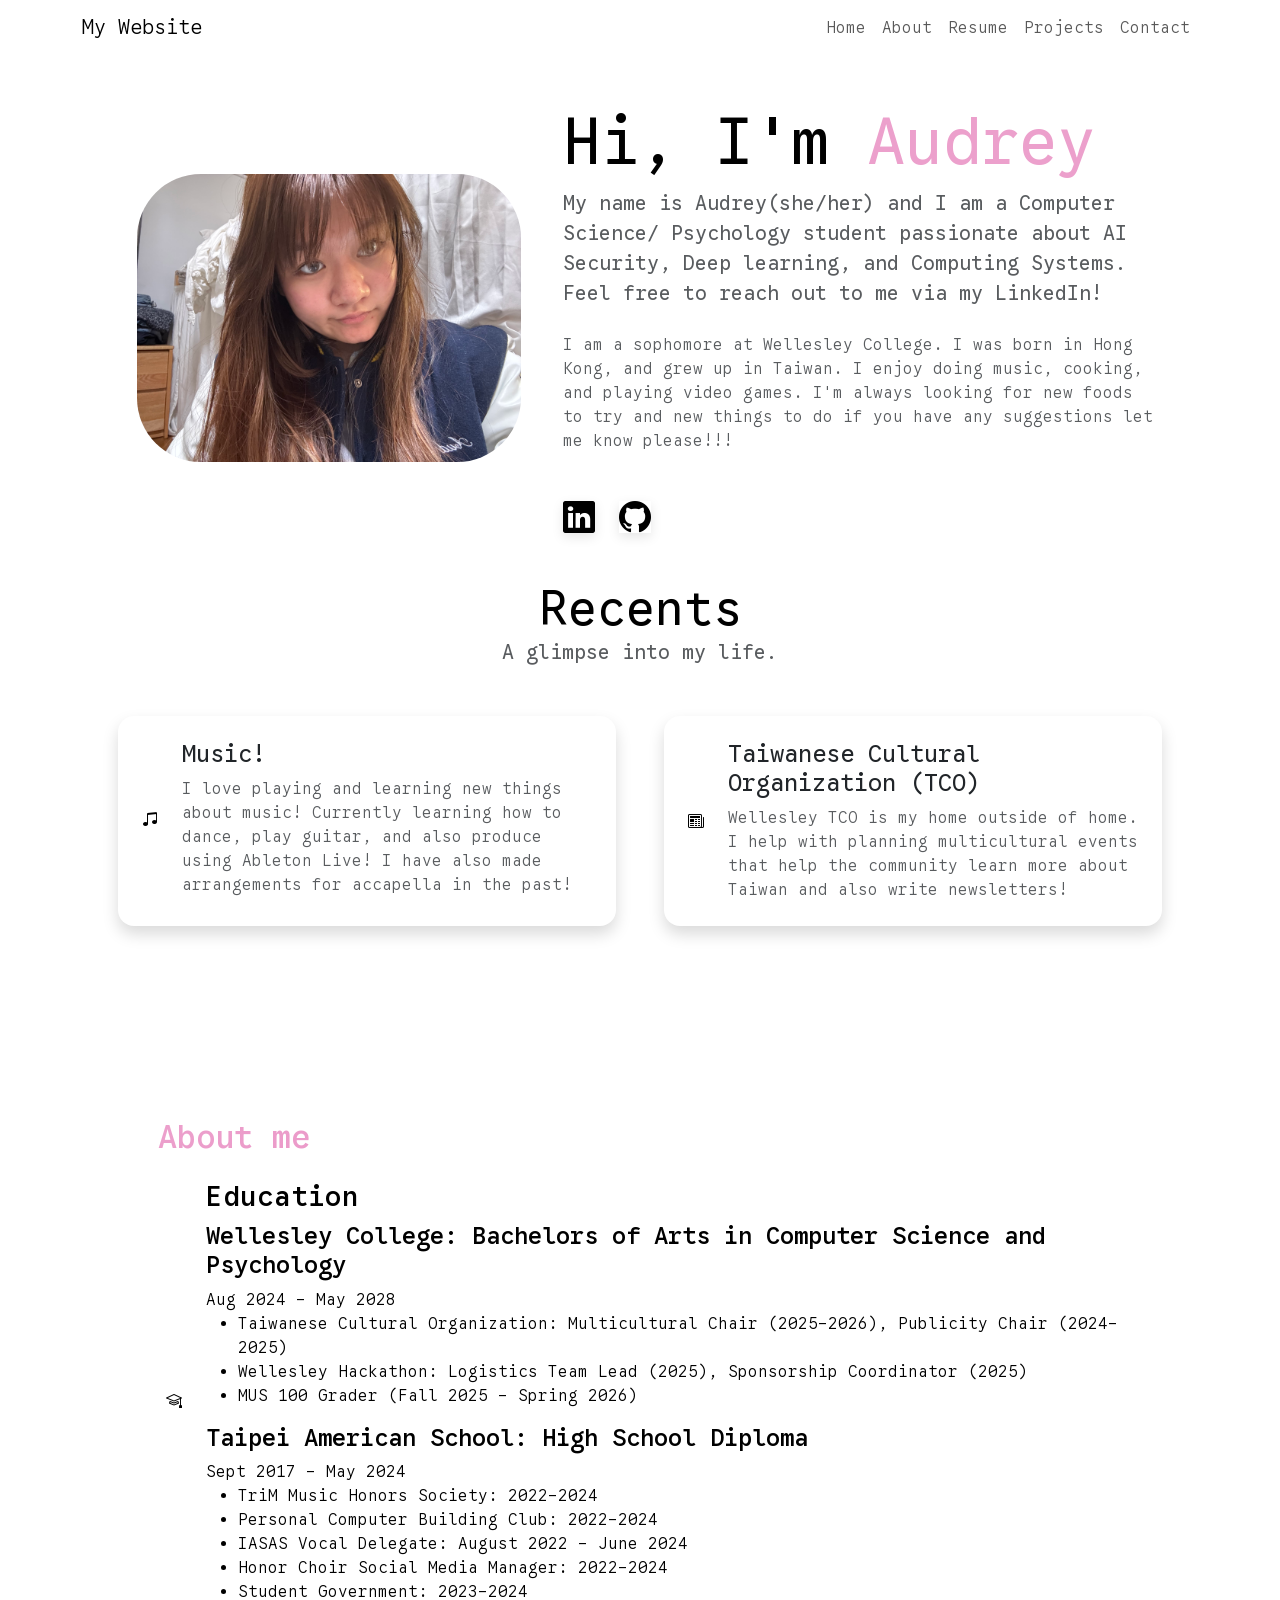
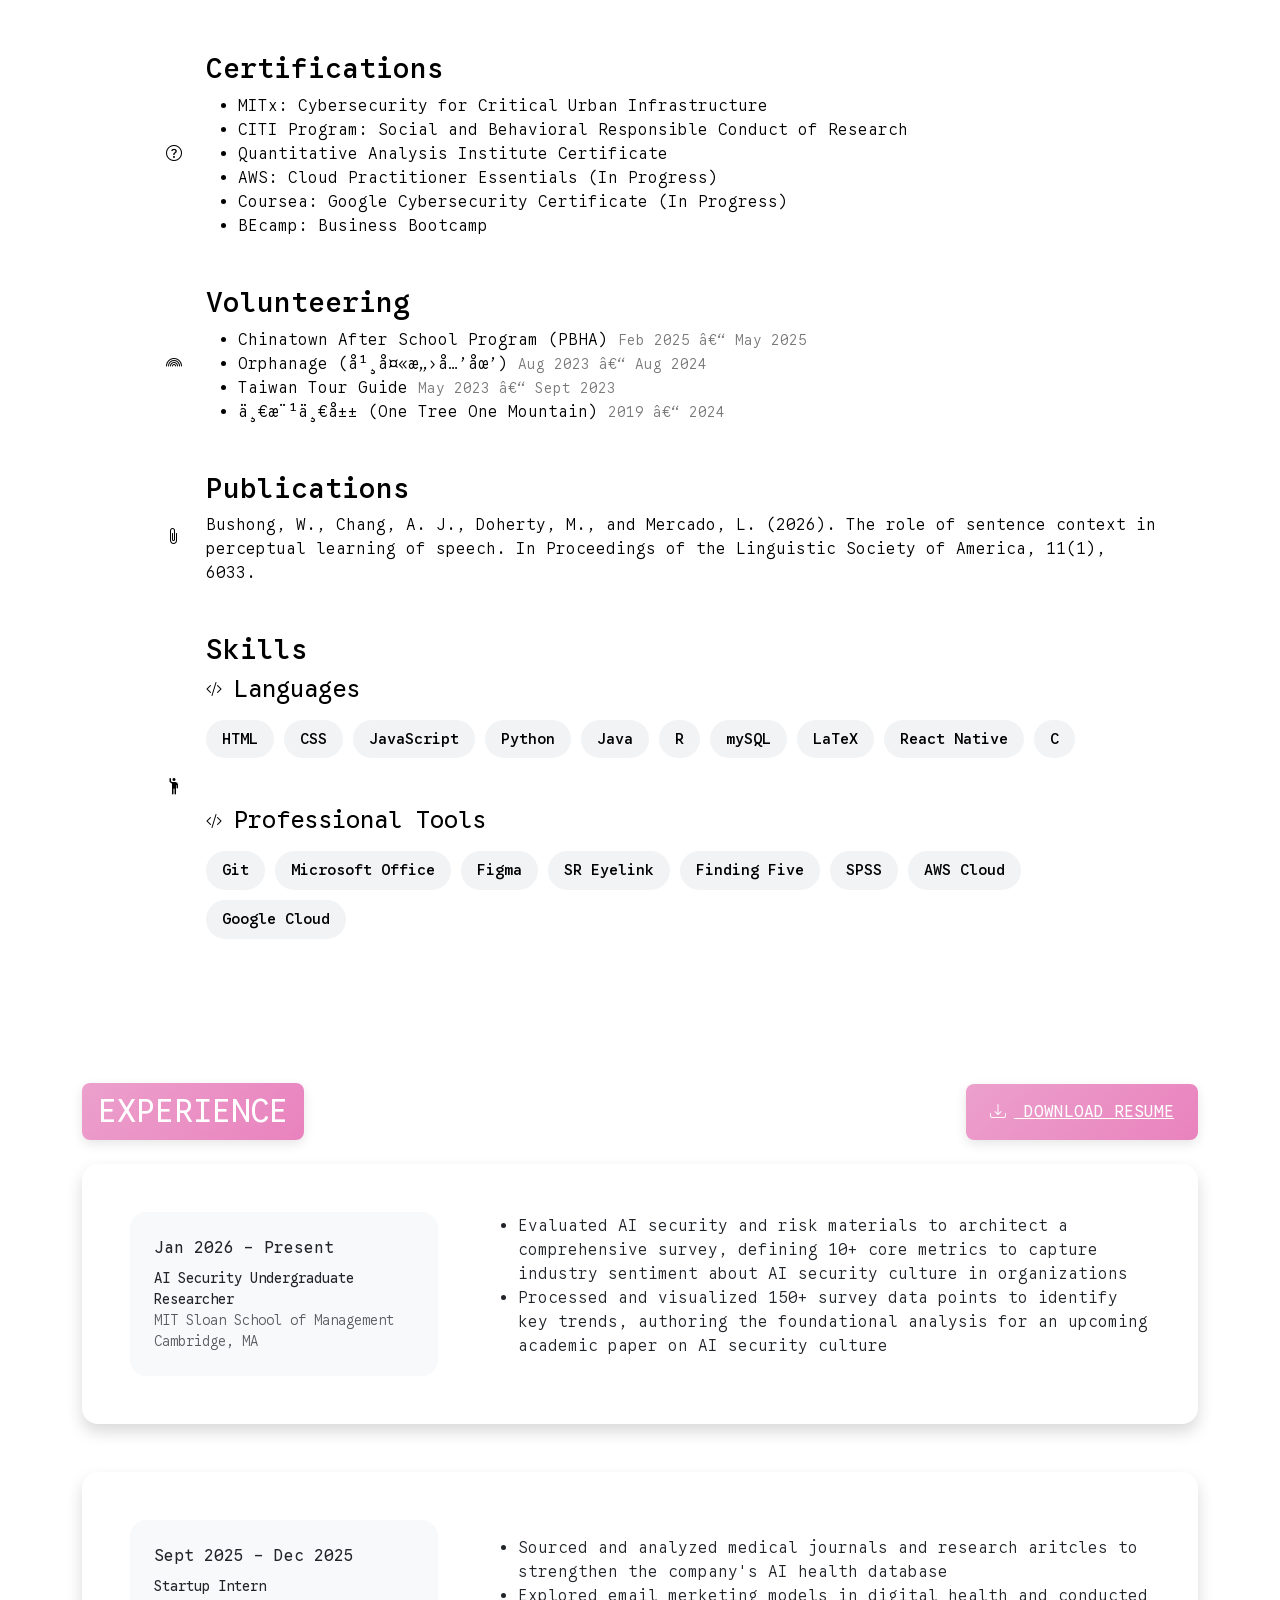
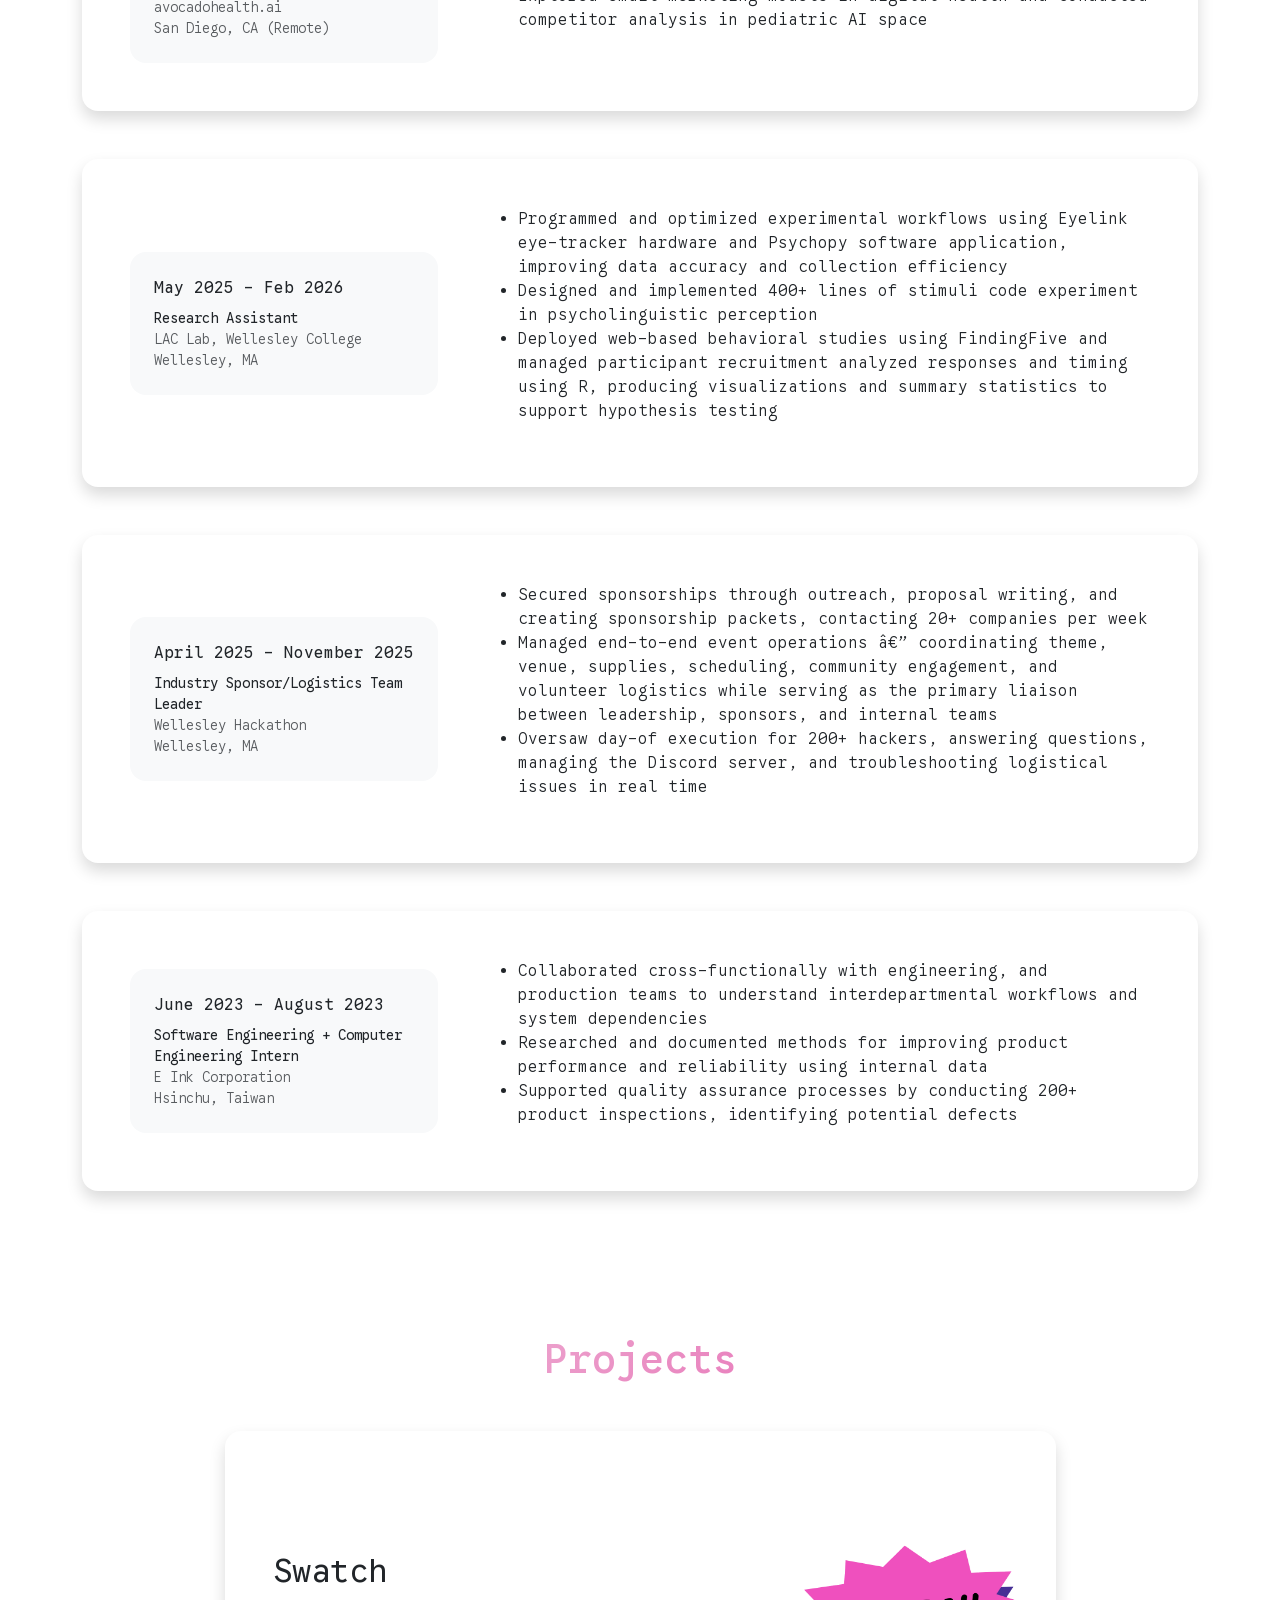
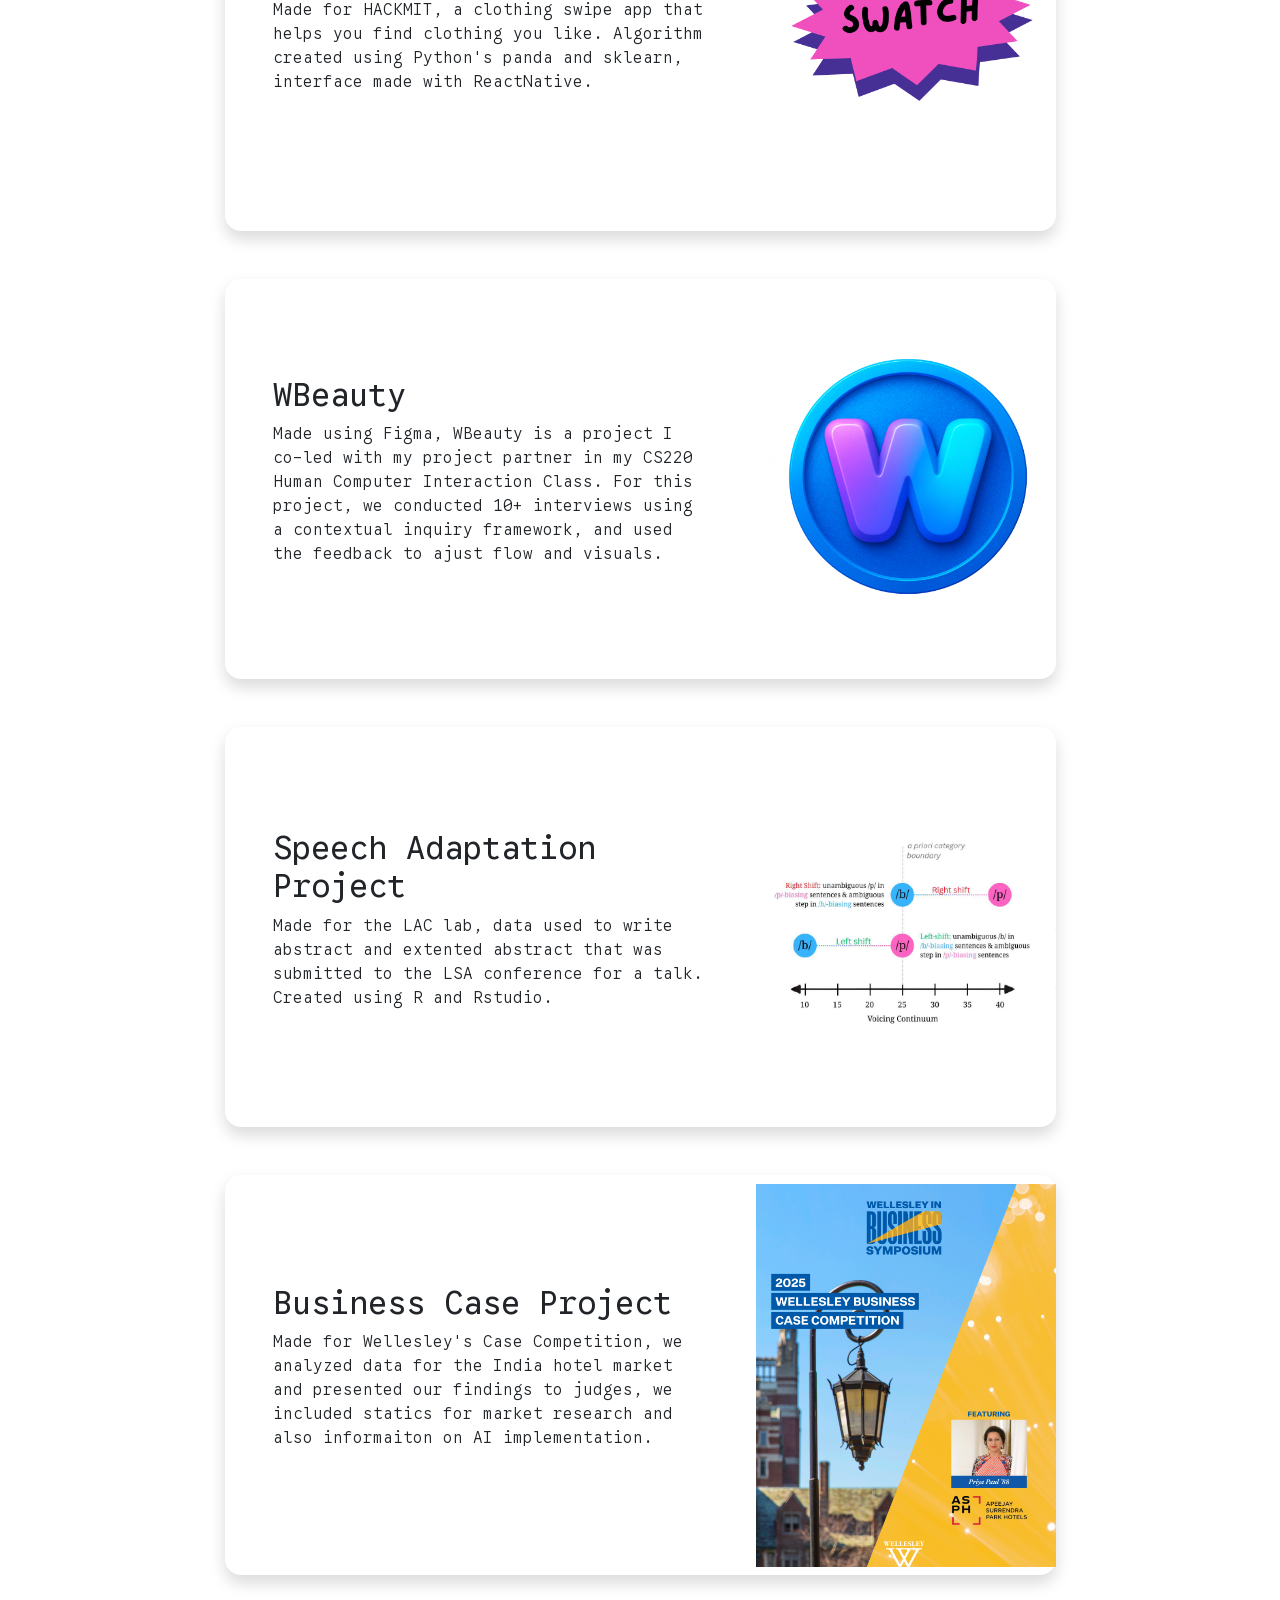
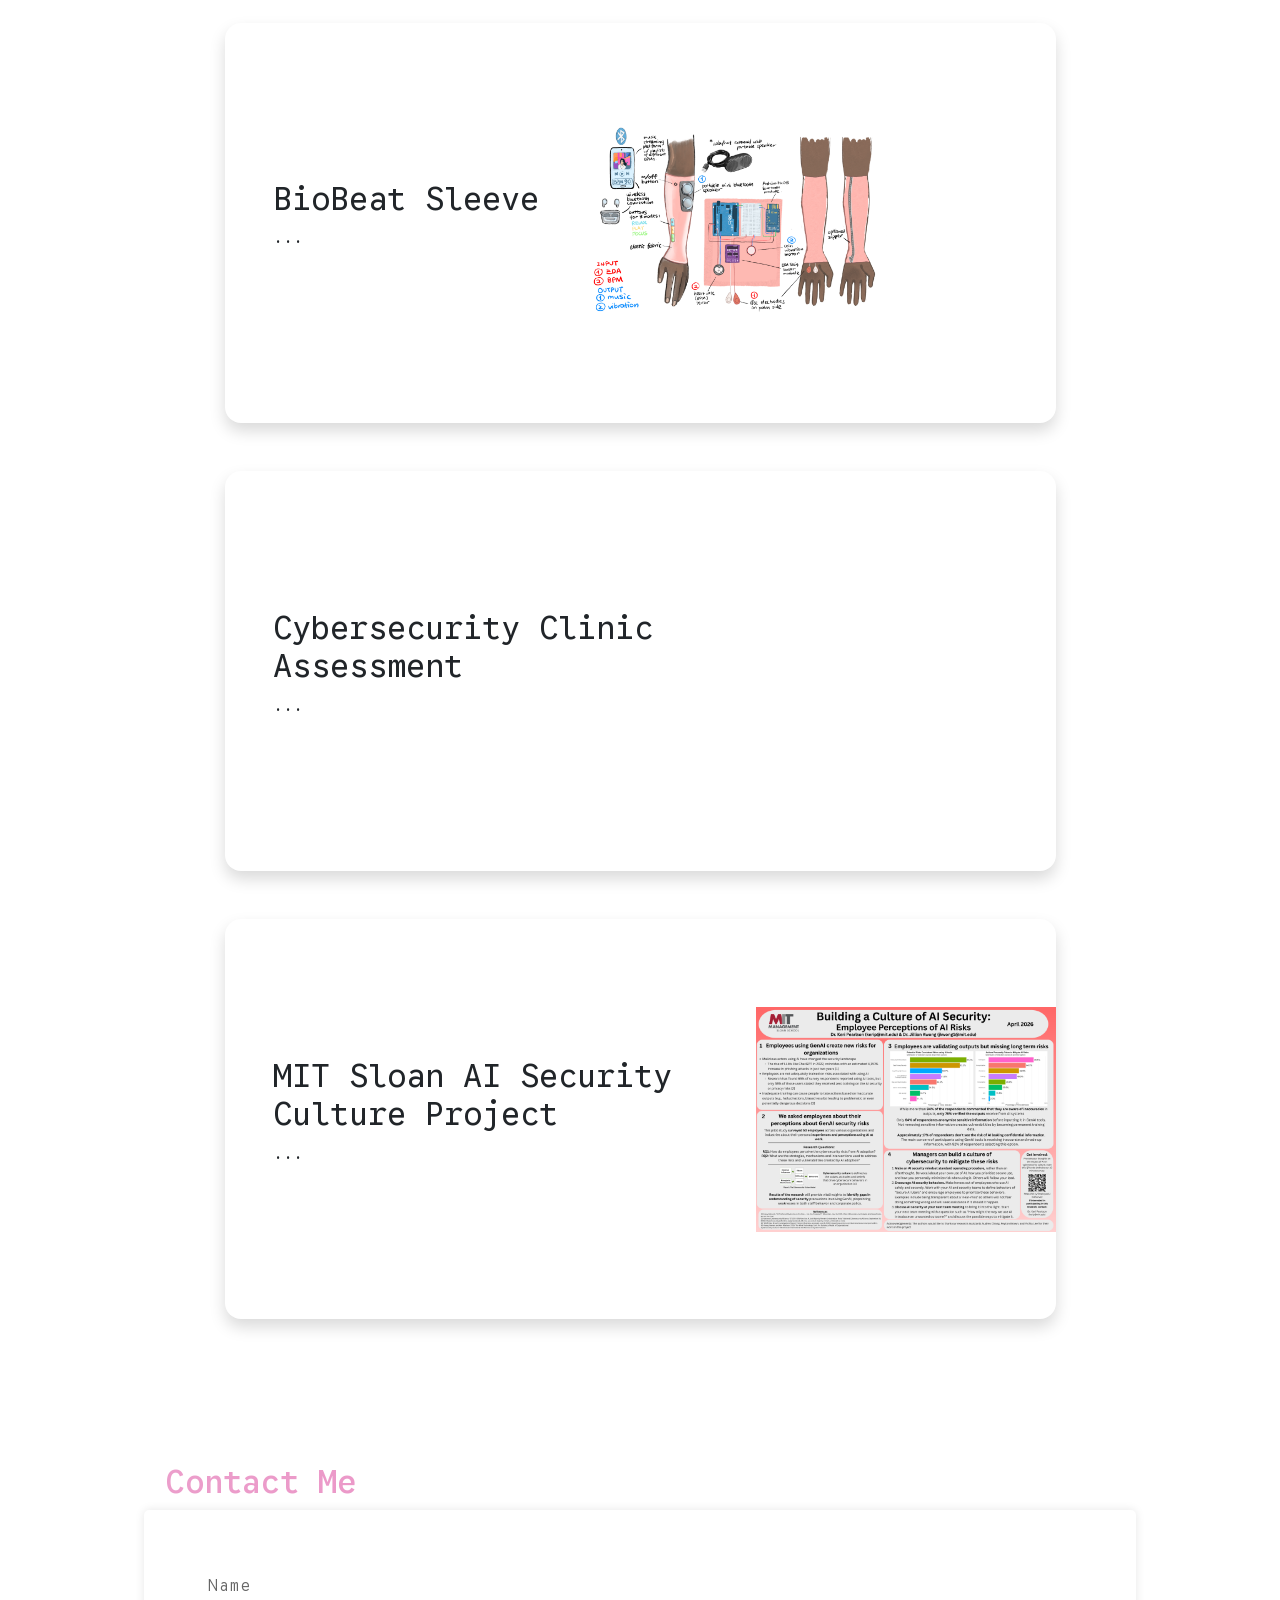
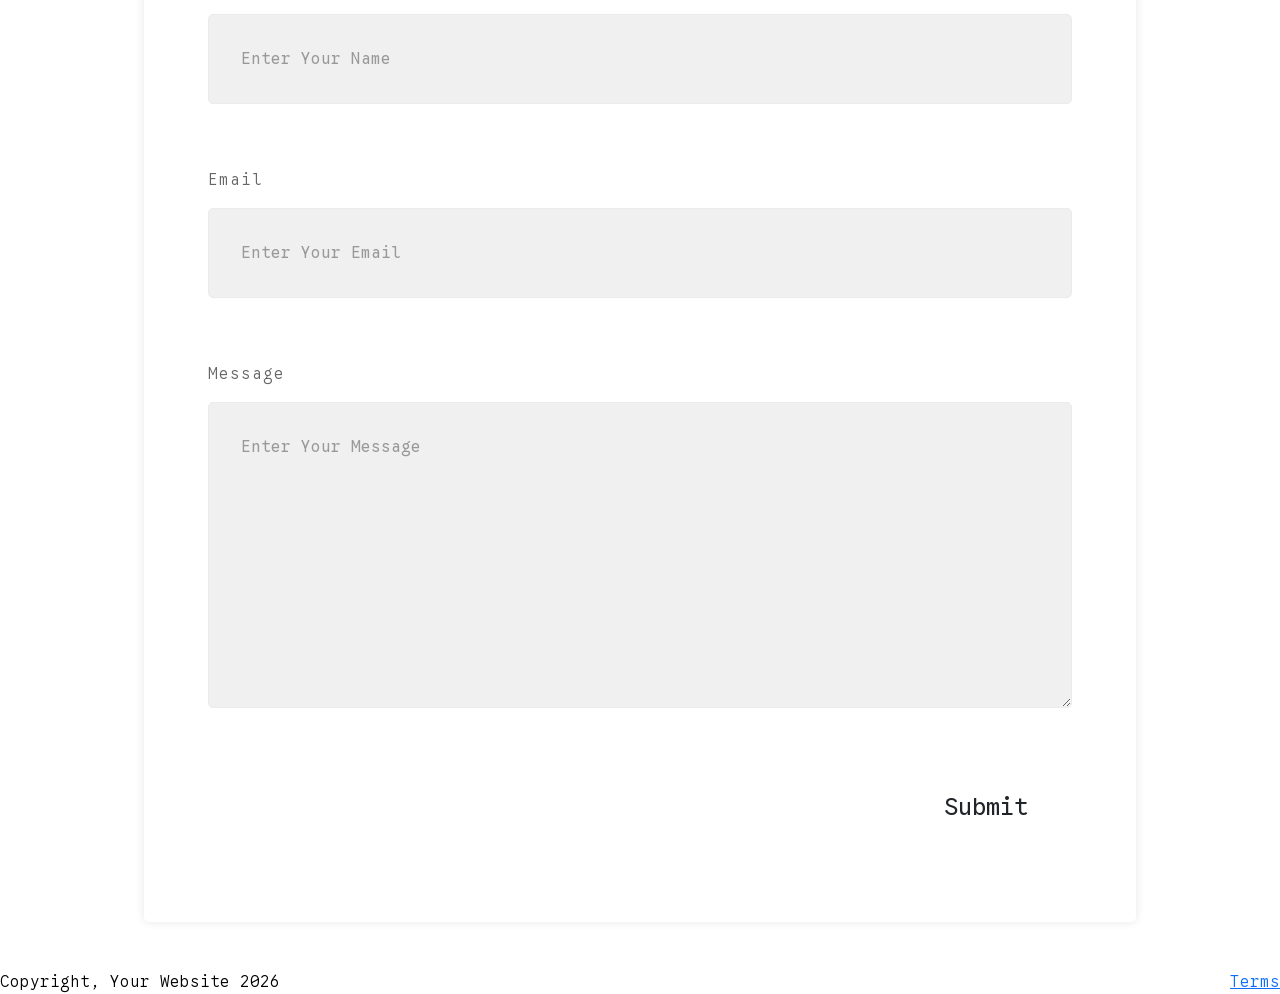
<file: index.html>
<html lang="en">
    <head>
        <title>Audrey Chang</title>

        <link rel="preconnect" href="https://fonts.gstatic.com" crossorigin>
        <link href="https://fonts.googleapis.com/css2?family=Google+Sans+Code:ital,wght@0,300..800;1,300..800&display=swap" rel="stylesheet">
        <link href="https://cdn.jsdelivr.net/npm/bootstrap@5.3.3/dist/css/bootstrap.min.css" rel="stylesheet" integrity="sha384-QWTKZyjpPEjISv5WaRU9OFeRpok6YctnYmDr5pNlyT2bRjXh0JMhjY6hW+ALEwIH" crossorigin="anonymous">
        <link href="https://cdn.jsdelivr.net/npm/bootstrap-icons@1.8.1/font/bootstrap-icons.css" rel="stylesheet" />
        <link href="styles.css" rel="stylesheet"/>
    </head>

    <body>
        <main>
            <!-- Navigation -->
            <nav class="navbar navbar-expand-lg navbar-light">
                <div class="container">
                    <a class="navbar-brand" href="index.html">My Website</a>
                    <button class="navbar-toggler" type="button" data-bs-toggle="collapse" data-bs-target="#navbarSupportedContent" aria-controls="navbarSupportedContent" aria-expanded="false" aria-label="Close"><span class="navbar-toggler-icon"></span></button>
                    <div class="collapse navbar-collapse" id="navbarSupportedContent">
                        <ul class="navbar-nav ms-auto mb-2 mb-lg-0">
                            <li class="nav-item"><a class="nav-link" href="./index.html">Home</a></li>
                            <li class="nav-item"><a class="nav-link" href="./index.html#about">About</a></li>
                            <li class="nav-item"><a class="nav-link" href="./index.html#resume">Resume</a></li>
                            <li class="nav-item"><a class="nav-link" href="./index.html#projects">Projects</a></li>
                            <li class="nav-item"><a class="nav-link" href="./index.html#contact">Contact</a></li>
                        </ul>
                    </div>
                </div>
            </nav>
        <!-- About me -->
        <section class="py-5">
                <div class="container px-5">
                    <div class="row align-items-center">
                        <div class="col-xl-5 mb-5 mb-xl-0">
                <div class="d-flex justify-content-center">
                    <div class="profile-image-container bg-gradient-primary-to-secondary d-flex justify-content-center"> 
                        <img src="assets/aboutme.jpeg" class="profile img-fluid pl-2" alt="my photo">
                    </div>
                </div>
            </div>

            <div class="col-xl-7">
                <div class="text-center text-xl-start">
                    <h1 class="display-3 fw-bolder mb-2">Hi, I'm <span style="color: #eca0cc;">Audrey</span></h1>
                    <p class="lead fw-normal text-muted mb-4">My name is Audrey(she/her) and I am a Computer Science/ Psychology student passionate about AI Security, Deep learning, and Computing Systems. Feel free to reach out to me via my LinkedIn!</p>
                    
                    <p class="text-muted mb-5">
                        I am a sophomore at Wellesley College. I was born in Hong Kong, and grew up in Taiwan. I enjoy doing music, cooking, and playing video games. I'm always looking for new foods to try and new things to do if you have any suggestions let me know please!!!
                    </p>

                    <div class="d-flex justify-content-center justify-content-xl-start fs-2 gap-4">
                        <a class="btn-lg text-black zoom-hover" href="https://www.linkedin.com/in/audrey-chang-a313a0316"><i class="bi bi-linkedin"></i></a>
                        <a class="btn-lg text-black zoom-hover" href="https://github.com/ajlc822"><i class="bi bi-github"></i></a>
                    </div>
                </div>
            </div>
                    </div>
                
                </div>  
                <br>
                <br>
                <div class="container px-5">
                    <div class="text-center mb-5">
                        <h2 class="display-5 fw-bolder mb-0"><span class="text-gradient d-inline">Recents</span></h2>
                        <p class="lead fw-normal text-muted mb-4">A glimpse into my life.</p>
                    </div>
                    
                    <div class="row gx-5 justify-content-center">
                        
                        <div class="col-lg-6 col-md-10 mb-5">
                            <div class="card shadow border-0 rounded-4 h-100 zoom-hover">
                                <div class="card-body p-4">
                                    <div class="d-flex align-items-center">
                                        <div class="project-icon text-black me-4"><i class="bi bi-music-note-beamed"></i></div>
                                        <div>
                                            <h4 class="fw-bolder"> Music! </h4>
                                            <p class="mb-0 text-muted"> I love playing and learning new things about music! Currently learning how to dance, play guitar, and also produce using Ableton Live! I have also made arrangements for accapella in the past! </p>
                                        </div>
                                    </div>
                                </div>
                            </div>
                        </div>

                        <div class="col-lg-6 col-md-10 mb-5">
                            <div class="card shadow border-0 rounded-4 h-100 zoom-hover">
                                <div class="card-body p-4">
                                    <div class="d-flex align-items-center">
                                        <div class="project-icon text-black me-4"><i class="bi bi-newspaper"></i></div>
                                        <div>
                                            <h4 class="fw-bolder">Taiwanese Cultural Organization (TCO)</h4>
                                            <p class="mb-0 text-muted"> Wellesley TCO is my home outside of home. I help with planning multicultural events that help the community learn more about Taiwan and also write newsletters!</p>
                                        </div>
                                    </div>
                                </div>
                            </div>
                        </div>

                        </div>
                
                </div>
        </section>
        <!-- About -->
         <section class ="py-5" id="about">
        <div class="container px-4 px-md-5">
                <div class="timeline mb-5">
                    <h2 class="subtitle mb-4">About me</h2>

                    <div class="timeline-item d-flex align-items-center" data-aos="fade-up">
                    <div class="timeline-icon me-3"><i class="bi bi-mortarboard"></i></div>
                    <div class="timeline-content">
                        <h3 class="timeline-title">Education</h3>
                        <div class="timeline-subitem">
                        <h4>Wellesley College: Bachelors of Arts in Computer Science and Psychology</h4> <span>Aug 2024 - May 2028</span>
                        <ul>
                            <li class="timeline-subitem">Taiwanese Cultural Organization: Multicultural Chair (2025-2026), Publicity Chair (2024-2025)</li>
                            <li class="timeline-subitem">Wellesley Hackathon: Logistics Team Lead (2025), Sponsorship Coordinator (2025)</li>
                            <li class="timeline-subitem">MUS 100 Grader (Fall 2025 - Spring 2026)</li>
                        </ul>
                        </div>
                        <div class="timeline-subitem">
                        <h4 >Taipei American School: High School Diploma</h4> <span>Sept 2017 - May 2024</span>
                        <ul>
                            <li class="timeline-subitem">TriM Music Honors Society: 2022-2024</li>
                            <li class="timeline-subitem">Personal Computer Building Club: 2022-2024</li>
                            <li class="timeline-subitem">IASAS Vocal Delegate: August 2022 - June 2024</li>
                            <li class="timeline-subitem">Honor Choir Social Media Manager: 2022-2024</li>
                            <li class="timeline-subitem">Student Government: 2023-2024</li>
                        </ul>
                        </div>
                        </div>
                    </div>

                    <div class="timeline-item d-flex align-items-center" data-aos="fade-up" data-aos-delay="300">
                    <div class="timeline-icon me-3"><i class="bi bi-question-circle"></i></div>
                    <div class="timeline-content">
                        <h3 class="timeline-title">Certifications</h3>
                        <ul>
                        <li class="timeline-subitem">MITx: Cybersecurity for Critical Urban Infrastructure</li>
                        <li class="timeline-subitem">CITI Program: Social and Behavioral Responsible Conduct of Research</li>
                        <li class="timeline-subitem">Quantitative Analysis Institute Certificate</li>
                        <li class="timeline-subitem">AWS: Cloud Practitioner Essentials (In Progress)</li>
                        <li class="timeline-subitem">Coursea: Google Cybersecurity Certificate (In Progress)</li>
                        <li class="timeline-subitem">BEcamp: Business Bootcamp</li>
                        </ul>
                    </div>
                    </div>
                    <div class="timeline-item d-flex align-items-center" data-aos="fade-up" data-aos-delay="300">
                    <div class="timeline-icon me-3"><i class="bi bi-rainbow"></i></div>
                    <div class="timeline-content">
                        <h3 class="timeline-title">Volunteering</h3>
                        <ul>
                        <li class="timeline-subitem">
                            <span>Chinatown After School Program (PBHA)</span>
                            <span style = "font-size: 0.9rem;color: #777;white-space: nowrap;">Feb 2025 – May 2025</span>
                        </li>
                        <li class="timeline-subitem">
                            <span>Orphanage (幸夫愛兒園)</span>
                            <span style = "font-size: 0.9rem;color: #777;white-space: nowrap;">Aug 2023 – Aug 2024</span>
                        </li>
                        <li class="timeline-subitem">
                            <span>Taiwan Tour Guide</span>
                            <span style = "font-size: 0.9rem;color: #777;white-space: nowrap;">May 2023 – Sept 2023</span>
                        </li>
                        <li class="timeline-subitem">
                            <span>一樹一山 (One Tree One Mountain)</span>
                            <span style = "font-size: 0.9rem;color: #777;white-space: nowrap;">2019 – 2024</span>
                        </li>
                        </ul>
                    </div>
                    </div>
                       <div class="timeline-item d-flex align-items-center" data-aos="fade-up" data-aos-delay="300">
                    <div class="timeline-icon me-3"><i class="bi bi-paperclip"></i></div>
                    <div class="timeline-content">
                        <h3 class="timeline-title">Publications</h3>
                        <p class="timeline-subitem">Bushong, W., Chang, A. J., Doherty, M., and Mercado, L. (2026). The role of sentence context in perceptual learning of speech. In Proceedings of the Linguistic Society of America, 11(1), 6033.</p>
                    </div>
                    </div>
                    <div class="d-flex align-items-center" data-aos="fade-up" data-aos-delay="300">
                    <div class="timeline-icon me-3"><i class="bi-person-raised-hand"></i></div>
                    <div class="timeline-content">
                        <h3 class="timeline-title">Skills</h3>
                        <div class="mb-0">
  
                            <div class="d-flex align-items-center mb-3">
                                <i class="bi bi-code-slash"></i> 
                                <h4 class="fw-bolder mb-0">
                                <span class="text-gradient d-inline">&ensp;Languages</span>
                                </h4>
                            </div>
                            <!-- NEW FLEX CONTAINER -->
                            <div class="skills-container mb-5">
                                <span class="skill-pill">HTML</span>
                                <span class="skill-pill">CSS</span>
                                <span class="skill-pill">JavaScript</span>
                                <span class="skill-pill">Python</span>
                                <span class="skill-pill">Java</span>
                                <span class="skill-pill">R</span>
                                <span class="skill-pill">mySQL</span>
                                <span class="skill-pill">LaTeX</span>
                                <span class="skill-pill">React Native</span>
                                <span class="skill-pill">C</span>
                            </div>

                            <div class="d-flex align-items-center mb-3">
                                <i class="bi bi-code-slash"></i> 
                                <h4 class="fw-bolder mb-0">
                                <span class="text-gradient d-inline">&ensp;Professional Tools</span>
                                </h4>
                            </div>
                            <!-- NEW FLEX CONTAINER -->
                            <div class="skills-container">
                                <span class="skill-pill">Git</span>
                                <span class="skill-pill">Microsoft Office</span>
                                <span class="skill-pill">Figma</span>
                                <span class="skill-pill">SR Eyelink</span>
                                <span class="skill-pill">Finding Five</span>
                                <span class="skill-pill">SPSS</span>
                                <span class="skill-pill">AWS Cloud</span>
                                <span class="skill-pill">Google Cloud</span>
                            </div>
                        </div>
                    </div>
                    </div>
                </div>
            </div>
         </section>

         <section class ="py-5" id = "resume">
            <div class = "container">
                    <div class="d-flex align-items-center justify-content-between mb-4">
                            <h2 class="fw-bolder mb-0 tagline">Experience</h2>
                                <a class="fw-bolder mb-0 px-4 py-3 tagline flashing-btn" href="./assets/Audrey_s_Resume.pdf">
                                    <div class="d-inline-block bi bi-download me-2"></div>
                                    Download Resume
                                </a>
                            </div>
                            <!-- Experience Card 1-->
                            <div class="card shadow border-0 rounded-4 mb-5 tilt-image">
                                <div class="card-body p-5">
                                    <div class="row align-items-center gx-5">
                                        <div class="col text-center text-lg-start mb-4 mb-lg-0">
                                            <div class="bg-light p-4 rounded-4">
                                                <div class="fw-bolder mb-2">Jan 2026 - Present </div>
                                                <div class="small fw-bolder">AI Security Undergraduate Researcher</div>
                                                <div class="small text-muted">MIT Sloan School of Management</div>
                                                <div class="small text-muted">Cambridge, MA</div>
                                            </div>
                                        </div>
                                        <div class="col-lg-8">
                                            <ul>
                                                <li>Evaluated AI security and risk materials to architect a comprehensive survey, defining 10+ core metrics to capture industry sentiment about AI security culture in organizations</li>
                                                <li>Processed and visualized 150+ survey data points to identify key trends, authoring the foundational analysis for an upcoming academic paper on AI security culture</li>
                                        </ul></div>
                                    </div>
                                </div>
                            </div>
                            <!-- Experience Card 2-->
                            <div class="card shadow border-0 rounded-4 mb-5 tilt-image">
                                <div class="card-body p-5">
                                    <div class="row align-items-center gx-5">
                                        <div class="col text-center text-lg-start mb-4 mb-lg-0">
                                            <div class="bg-light p-4 rounded-4">
                                                <div class="fw-bolder mb-2">Sept 2025 - Dec 2025</div>
                                                <div class="small fw-bolder">Startup Intern</div>
                                                <div class="small text-muted">avocadohealth.ai</div>
                                                <div class="small text-muted">San Diego, CA (Remote)</div>
                                            </div>
                                        </div>
                                        <div class="col-lg-8">
                                            <ul>
                                                <li>Sourced and analyzed medical journals and research aritcles to strengthen the company's AI health database</li>
                                                <li>Explored email merketing models in digital health and conducted competitor analysis in pediatric AI space</li>
                                        </ul></div>
                                    </div>
                                </div>
                            </div>
                             <!-- Experience Card 3-->
                            <div class="card shadow border-0 rounded-4 mb-5 tilt-image">
                                <div class="card-body p-5">
                                    <div class="row align-items-center gx-5">
                                        <div class="col text-center text-lg-start mb-4 mb-lg-0">
                                            <div class="bg-light p-4 rounded-4">
                                                <div class="fw-bolder mb-2">May 2025 - Feb 2026 </div>
                                                <div class="small fw-bolder">Research Assistant</div>
                                                <div class="small text-muted">LAC Lab, Wellesley College</div>
                                                <div class="small text-muted">Wellesley, MA</div>
                                            </div>
                                        </div>
                                        <div class="col-lg-8">
                                            <ul>
                                                <li>Programmed and optimized experimental workflows using Eyelink eye-tracker hardware and Psychopy software application, improving data accuracy and collection efficiency</li>
                                                <li>Designed and implemented 400+ lines of stimuli code experiment in psycholinguistic perception</li>
                                                <li>Deployed web-based behavioral studies using FindingFive and managed participant recruitment analyzed responses and timing using R, producing visualizations and summary statistics to support hypothesis testing</li>
                                        </ul></div>
                                    </div>
                                </div>
                            </div>
                            <!-- Experience Card 4-->
                            <div class="card shadow border-0 rounded-4 mb-5 tilt-image">
                                <div class="card-body p-5">
                                    <div class="row align-items-center gx-5">
                                        <div class="col text-center text-lg-start mb-4 mb-lg-0">
                                            <div class="bg-light p-4 rounded-4">
                                                <div class="fw-bolder mb-2">April 2025 - November 2025 </div>
                                                <div class="small fw-bolder">Industry Sponsor/Logistics Team Leader</div>
                                                <div class="small text-muted">Wellesley Hackathon</div>
                                                <div class="small text-muted">Wellesley, MA</div>
                                            </div>
                                        </div>
                                        <div class="col-lg-8">
                                            <ul>
                                                <li>Secured sponsorships through outreach, proposal writing, and creating sponsorship packets, contacting 20+ companies per week</li>
                                                <li>Managed end-to-end event operations — coordinating theme, venue, supplies, scheduling, community engagement, and volunteer logistics while serving as the primary liaison between leadership, sponsors, and internal teams</li>
                                                <li>Oversaw day-of execution for 200+ hackers, answering questions, managing the Discord server, and troubleshooting logistical issues in real time</li>
                                        </ul></div>
                                    </div>
                                </div>
                            </div>
                            <!-- Experience Card 5-->
                            <div class="card shadow border-0 rounded-4 mb-5 tilt-image">
                                <div class="card-body p-5">
                                    <div class="row align-items-center gx-5">
                                        <div class="col text-center text-lg-start mb-4 mb-lg-0">
                                            <div class="bg-light p-4 rounded-4">
                                                <div class="fw-bolder mb-2">June 2023 - August 2023 </div>
                                                <div class="small fw-bolder">Software Engineering + Computer Engineering Intern</div>
                                                <div class="small text-muted">E Ink Corporation</div>
                                                <div class="small text-muted">Hsinchu, Taiwan</div>
                                            </div>
                                        </div>
                                        <div class="col-lg-8">
                                            <ul>
                                                <li>Collaborated cross-functionally with engineering, and production teams to understand interdepartmental workflows and system dependencies</li>
                                                <li>Researched and documented methods for improving product performance and reliability using internal data</li>
                                                <li>Supported quality assurance processes by conducting 200+ product inspections, identifying potential defects</li>
                                        </ul></div>
                                    </div>
                                </div>
                            </div>
                        </div>
         </section>
         <section class = "py-5" id = "projects">
            <div class="container">
                    <div class="text-center mb-5">
                        <h1><span class="subtitle">Projects</span></h1>
                    </div>
                    <div class="row justify-content-center">
                        <div class="col-lg-11 col-xl-9 col-xxl-8" >
                            <!-- Project Card 1-->
                            <div class="card shadow rounded-4 border-0 mb-5 tilt-image" >
                                <div class="card-body p-0">
                                    <div class="d-flex align-items-center">
                                        <div class="p-5">
                                            <h2 class="fw-bolder">Swatch</h2>
                                            <p>Made for HACKMIT, a clothing swipe app that helps you find clothing you like. Algorithm created using Python's panda and sklearn, interface made with ReactNative. </p>
                                        </div>
                                        <img class="project-img" src="assets/swatch-logo-nav.png" alt="Swatch image" />
                                    </div>
                                </div>
                            </div>
                            <div class="card shadow rounded-4 border-0 mb-5 tilt-image" >
                                <div class="card-body p-0">
                                    <div class="d-flex align-items-center">
                                        <div class="p-5">
                                            <h2 class="fw-bolder">WBeauty</h2>
                                            <p>Made using Figma, WBeauty is a project I co-led with my project partner in my CS220 Human Computer Interaction Class. For this project, we conducted 10+ interviews using a contextual inquiry framework, and used the feedback to ajust flow and visuals. </p>
                                        </div>
                                        <img class="project-img" src="assets/Wbeauty logo.png" alt="WBeauty image" />
                                    </div>
                                </div>
                            </div>
                            <div class="card shadow rounded-4 border-0 mb-5 tilt-image">
                                <div class="card-body p-0">
                                    <div class="d-flex align-items-center">
                                        <div class="p-5">
                                            <h2 class="fw-bolder">Speech Adaptation Project</h2>
                                            <p>Made for the LAC lab, data used to write abstract and extented abstract that was submitted to the LSA conference for a talk. Created using R and Rstudio.</p>
                                        </div>
                                        <img class="project-img" src="assets/Lab.png" alt="placeholder image" />
                                    </div>
                                </div>
                            </div>
                            <div class="card shadow rounded-4 border-0 mb-5 tilt-image">
                                <div class="card-body p-0">
                                    <div class="d-flex align-items-center">
                                        <div class="p-5">
                                            <h2 class="fw-bolder">Business Case Project</h2>
                                            <p>Made for Wellesley's Case Competition, we analyzed data for the India hotel market and presented our findings to judges, we included statics for market research and also informaiton on AI implementation.</p>
                                        </div>
                                        <img class="project-img" src="assets/WBCC.png" alt="placeholder image" />
                                    </div>
                                </div>
                            </div>
                            <div class="card shadow rounded-4 border-0 mb-5 tilt-image">
                                <div class="card-body p-0">
                                    <div class="d-flex align-items-center">
                                        <div class="p-5">
                                            <h2 class="fw-bolder">BioBeat Sleeve</h2>
                                            <p>...</p>
                                        </div>
                                        <img class="project-img" src="assets/Biobeat_proto.png" alt="placeholder image" />
                                    </div>
                                </div>
                            </div>
                            <div class="card shadow rounded-4 border-0 mb-5 tilt-image">
                                <div class="card-body p-0">
                                    <div class="d-flex align-items-center">
                                        <div class="p-5">
                                            <h2 class="fw-bolder">Cybersecurity Clinic Assessment</h2>
                                            <p>...</p>
                                        </div>
                                        <img class="project-img" src="assets/Cybersecurity Clinic.png" alt="placeholder image" />
                                    </div>
                                </div>
                            </div>
                            <div class="card shadow rounded-4 border-0 mb-5 tilt-image">
                                <div class="card-body p-0">
                                    <div class="d-flex align-items-center">
                                        <div class="p-5">
                                            <h2 class="fw-bolder">MIT Sloan AI Security Culture Project</h2>
                                            <p>...</p>
                                        </div>
                                        <img class="project-img" src="assets/Building a Culture of AI Security.png" alt="placeholder image" />
                                    </div>
                                </div>
                            </div>
                        </div>
                    </div>
                </div>
         </section>
         <section class = "py-5" id = "contact">
        <div class="container px-4 px-md-5">
            <h2 class="subtitle px-4 px-md-5">
            Contact Me </h2>
            </h2>
            <div class="contact__form-container" style="margin-top: 1px;">
            <form action="https://formspree.io/f/myknvlkz" method="POST" class="contact__form">
                <div class="contact__form-field">
                <label class="contact__form-label" for="name">Name</label>
                <input
                    required
                    placeholder="Enter Your Name"
                    type="text"
                    class="contact__form-input"
                    name="name"
                    id="name"
                />
                </div>
                <div class="contact__form-field">
                <label class="contact__form-label" for="email">Email</label>
                <input
                    required
                    placeholder="Enter Your Email"
                    type="text"
                    class="contact__form-input"
                    name="email"
                    id="email"
                />
                </div>
                <div class="contact__form-field">
                <label class="contact__form-label" for="message">Message</label>
                <textarea
                    required
                    cols="30"
                    rows="10"
                    class="contact__form-input"
                    placeholder="Enter Your Message"
                    name="message"
                    id="message"
                ></textarea>
                </div>
                <button type="submit" class="btn flashing-btn contact__btn">
                Submit
                </button>
            </form>
            </div>
        </div>
         </section>
        <!-- Footer-->
        <footer>
            <div class="row align-items-center justify-content-between">
                <div class="col-auto">
                    <div>Copyright, Your Website 2026</div>
                </div>
                <div class="col-auto">
                    <a href="#">Terms</a>
                </div>
            </div>
        </footer>

        <script src="https://cdn.jsdelivr.net/npm/bootstrap@5.3.3/dist/js/bootstrap.bundle.min.js" integrity="sha384-YvpcrYf0tY3lHB60NNkmXc5s9fDVZLESaAA55NDzOxhy9GkcIdslK1eN7N6jIeHz" crossorigin="anonymous"></script>
    </body>
</html>
</file>
<file: styles.css>
body{
  font-family: "Google Sans Code", monospace;
  font-weight: 300;
  background-color: #fff;
  color: #000;
  display: flex;
  flex-direction: column;
}


.tagline {
  text-transform: uppercase;
  color: #fff;
  border-radius: 0.5rem;
  display: inline-block;
  padding: 0.6rem 1rem;
  text-align: center;
  box-shadow: 0 4px 12px rgba(0, 0, 0, 0.1);
  background: linear-gradient(135deg, #eca0cc 0%, #e982be 100%);
}

.introduction {
  font-weight: 200;
}

.weight-light    { font-weight: 200; }
.weight-regular  { font-weight: 400; }
.weight-medium   { font-weight: 500; }
.weight-semibold { font-weight: 600; }
.weight-bold     { font-weight: 700; }


.subtitle{
  background: linear-gradient(135deg, #eca0cc 0%, #e982be 100%);
  -webkit-background-clip: text;
  -webkit-text-fill-color: transparent;
}

.profile {
  position: relative;
  width: 30vw;
  border-radius: 5vw;
  max-height: 40rem;
  max-width: 40rem;
  background: #fff;
  background: linear-gradient(135deg, #eca0cc 0%, #e982be 100%);
}

.tilt-image {
  border-radius: 12px;
  box-shadow: 0 4px 12px rgba(0, 0, 0, 0.1);
  transition: transform 0.3s ease, box-shadow 0.3s ease;
}

.tilt-image:hover {
  transform: scale(1.03) rotate(-1deg);
  box-shadow: 0 6px 16px rgba(0, 0, 0, 0.2);
}

.zoom-hover{
  box-shadow: 0 4px 12px rgba(0, 0, 0, 0.1);
  transition: transform 0.3s ease, box-shadow 0.3s ease;
}

.zoom-hover:hover{
  transform: scale(1.03);
  box-shadow: 0 6px 16px rgba(0, 0, 0, 0.2);
}

@keyframes flash {
0% {
  transform: scale(1);
  box-shadow: 0 4px 12px rgba(0, 0, 0, 0.1);
}
50% {
  transform: scale(1.03);
  box-shadow: 0 6px 16px rgba(0, 0, 0, 0.2);
}
100% {
  transform: scale(1);
  box-shadow: 0 4px 12px rgba(0, 0, 0, 0.1);
}
}

.flashing-btn:hover{
  animation: flash 1.5s infinite;
}

.indent {
  text-indent: 1em; 
}

.project-img {
  width: auto;  
  height: 400; 
  object-fit: contain;    
  max-width: 300px;
}

.card .d-flex{
  align-items: stretch;
}

.skills-container {
  display: flex;
  flex-wrap: wrap;        
  gap: 10px;              
}

.skill-pill {
  background: #f1f3f5;
  padding: 8px 16px;
  border-radius: 999px;   
  font-size: 0.95rem;
  font-weight: 500;
  white-space: nowrap;  
  transition: all 0.2s ease;
}

/* FOR about me */
.timeline {
  position: relative;
  margin: 3rem 0;
  padding-left: 2.5rem;
}
.timeline::before {
  content: "";
  position: absolute;
  top: 0;
  left: 1.25rem;
  width: 4px;
  height: 100%;
  background-color: #fff;
  border-radius: 2px;
}

/* Timeline Item */
.timeline-item {
  position: relative;
  display: flex;
  align-items: flex-start;
  margin-bottom: 2rem;
  transition: transform 0.2s ease, background-color 0.2s ease;
}
.timeline-item:hover {
  transform: translateX(0.5rem);
}

.timeline-subitem {
  transition: transform 0.2s ease, background-color 0.2s ease;
}
.timeline-subitem:hover {
  transform: translateX(0.5rem);
}

/* Icons */
.timeline-icon {
  flex-shrink: 0;
  width: 2rem;
  height: 2rem;
  min-width: 2rem;
  border-radius: 50%;
  background-color: #fff;
  color: #000;
  display: flex;
  align-items: center;
  justify-content: center;
  font-size: 1rem;
  transition: transform 0.3s ease, background-color 0.3s ease;
}
.timeline-item:hover .timeline-icon {
  transform: scale(1.2);
}
.timeline-icon.bg-purple {
  background-color: var(--plum-web);
}

.timeline-img {
  width: 200%;       
  overflow: hidden; 
  object-fit: contain;    
}


/* Contact */
.contact {
  background: linear-gradient(135deg, #eca0cc 0%, #e982be 100%);
  background-size: cover;
  background-position: center;
}
.contact__form-container {
  box-shadow: 0 0 10px rgba(0, 0, 0, 0.1);
  background: white;
  padding: 4rem;
  margin-top: 6rem;
  max-width: 80rem;
  text-align: right;
  width: 95%;
  border-radius: 5px;
  margin: 5rem auto 0 auto;
}
@media only screen and (max-width: 37.5em) {
  .contact__form-container {
    padding: 3rem;
  }
}
.contact__form-field {
  margin-bottom: 4rem;
}
@media only screen and (max-width: 37.5em) {
  .contact__form-field {
    margin-bottom: 3rem;
  }
}
.contact__form-label {
  color: #666;
  font-size: 1rem;
  letter-spacing: 1px;
  font-weight: 300;
  margin-bottom: 1rem;
  display: block;
  text-align: left;
}
.contact__form-input {
  color: #333;
  padding: 2rem;
  width: 100%;
  border: 1px solid rgb(235, 235, 235);
  font-size: 1rem;
  letter-spacing: 0px;
  background: #f0f0f0;
  border-radius: 5px;
  font-weight: 380;
}
.contact__form-input::placeholder {
  color: #999;
  font-weight: 380;
  font-size: 1rem;
}
.contact__form-input::-webkit-input-placeholder {
  color: #999;
  font-weight: 380;
  font-size: 1rem;
}
.contact__form-input:-ms-input-placeholder {
  color: #999;
  font-weight: 380;
  font-size: 1rem;
}
.contact__form-input::-ms-input-placeholder {
  color: #999;
  font-weight: 380;
  font-size: 1rem;
}
.contact__form-input:-moz-placeholder {
  opacity: 1;
  color: #999;
  font-weight: 380;
  font-size: 1rem;
}
.contact__form-input::-moz-placeholder {
  opacity: 1;
  color: #999;
  font-weight: 380;
  font-size: 1rem;
}
.contact__btn {
  width: 20%;
  padding: 1rem 2rem;
  font-size: 1.5rem;
}
@media only screen and (max-width: 37.5em) {
  .contact__btn {
    width: 100%;
  }
}
</file>
